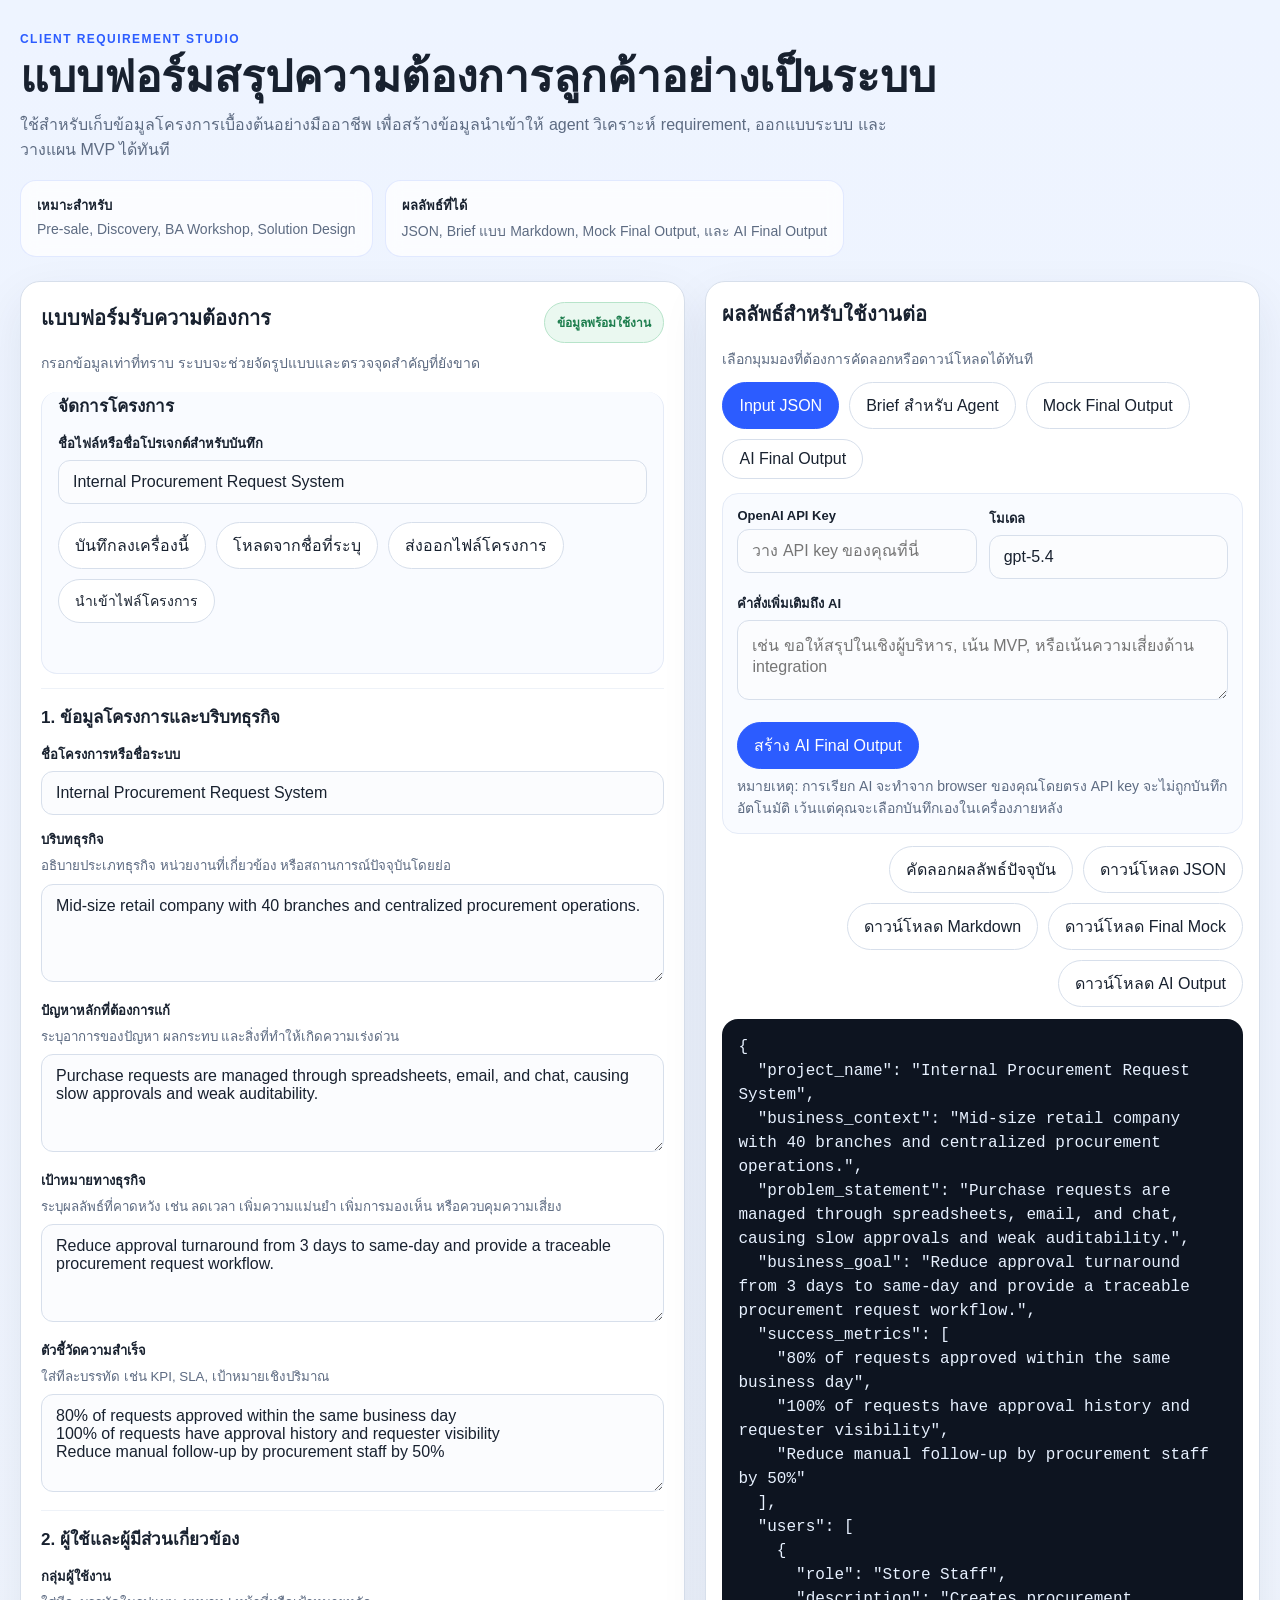
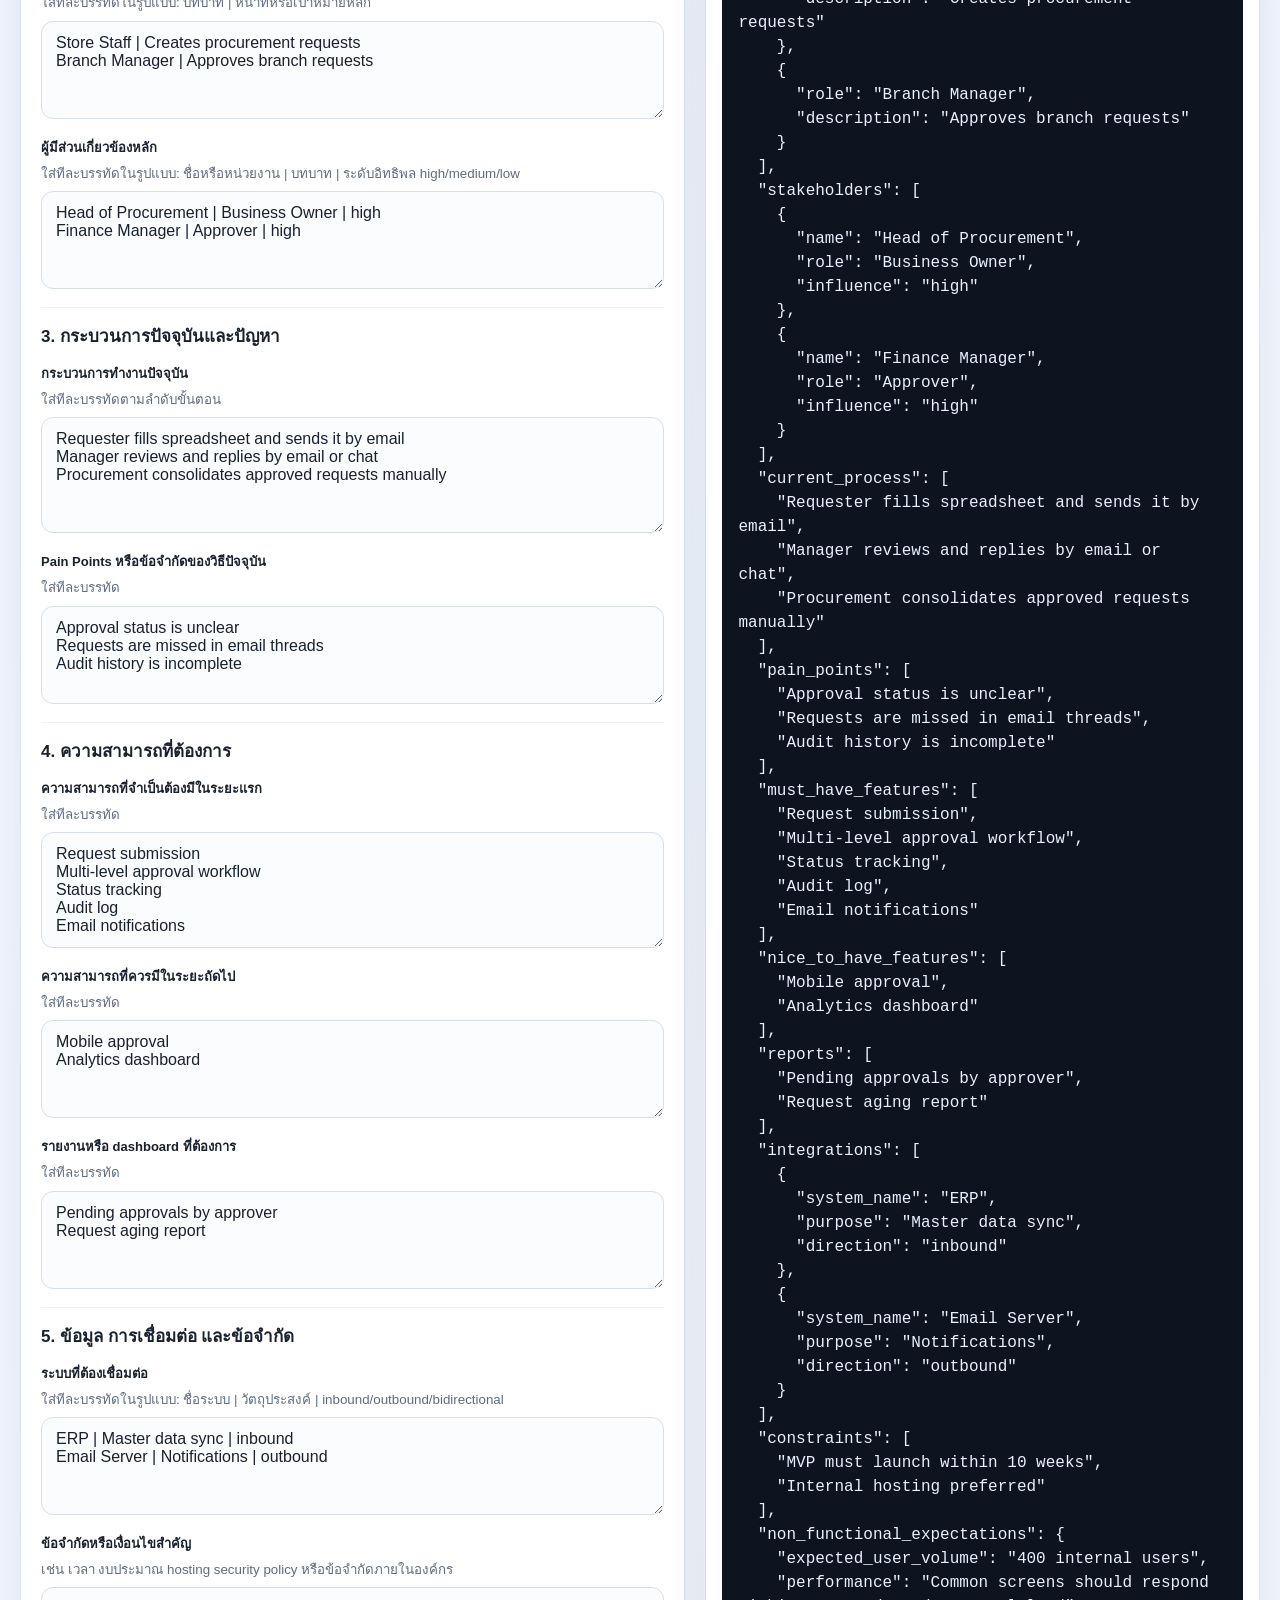
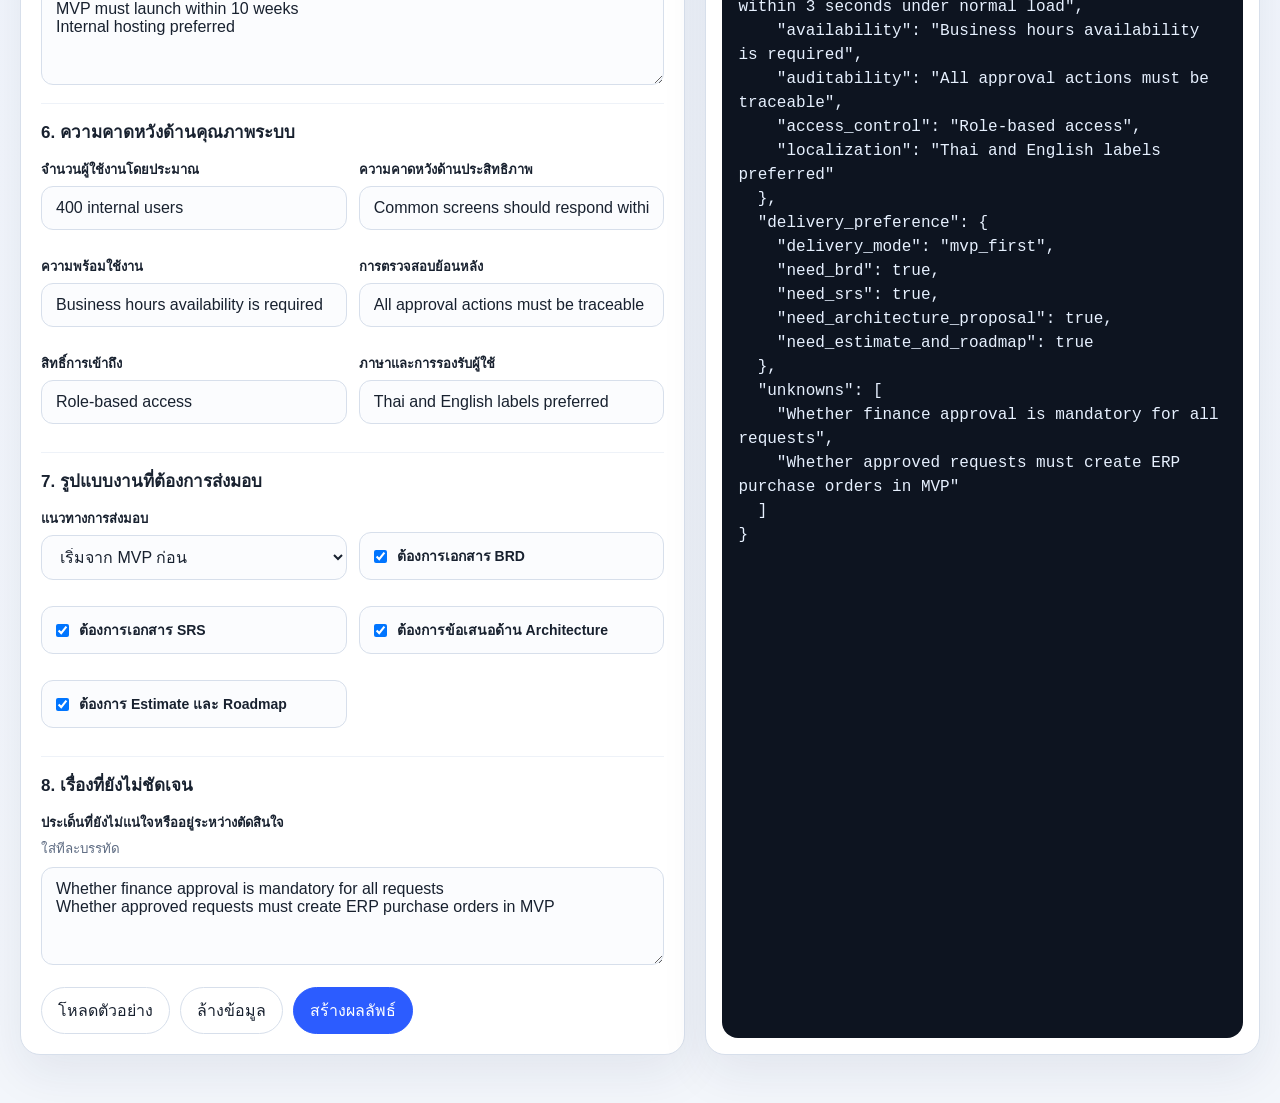
<file: demo-app/index.html>
<!doctype html>
<html lang="th">
<head>
  <meta charset="utf-8">
  <meta name="viewport" content="width=device-width, initial-scale=1">
  <title>แบบฟอร์มวิเคราะห์ความต้องการลูกค้า</title>
  <link rel="stylesheet" href="styles.css">
</head>
<body>
  <main class="app-shell">
    <section class="hero">
      <p class="eyebrow">Client Requirement Studio</p>
      <h1>แบบฟอร์มสรุปความต้องการลูกค้าอย่างเป็นระบบ</h1>
      <p class="subtitle">ใช้สำหรับเก็บข้อมูลโครงการเบื้องต้นอย่างมืออาชีพ เพื่อสร้างข้อมูลนำเข้าให้ agent วิเคราะห์ requirement, ออกแบบระบบ และวางแผน MVP ได้ทันที</p>
      <div class="hero-notes">
        <div class="note-card">
          <strong>เหมาะสำหรับ</strong>
          <span>Pre-sale, Discovery, BA Workshop, Solution Design</span>
        </div>
        <div class="note-card">
          <strong>ผลลัพธ์ที่ได้</strong>
          <span>JSON, Brief แบบ Markdown, Mock Final Output, และ AI Final Output</span>
        </div>
      </div>
    </section>

    <section class="layout">
      <form id="intake-form" class="panel form-panel" novalidate>
        <div class="panel-head">
          <div>
            <h2>แบบฟอร์มรับความต้องการ</h2>
            <p class="panel-subtitle">กรอกข้อมูลเท่าที่ทราบ ระบบจะช่วยจัดรูปแบบและตรวจจุดสำคัญที่ยังขาด</p>
          </div>
          <div id="validation-badge" class="status-chip neutral">ยังไม่ได้ตรวจสอบ</div>
        </div>

        <section class="form-section form-tools">
          <h3>จัดการโครงการ</h3>
          <label>
            <span>ชื่อไฟล์หรือชื่อโปรเจกต์สำหรับบันทึก</span>
            <input name="project_storage_name" type="text" placeholder="เช่น project-procurement-2026">
          </label>
          <div class="actions compact-actions">
            <button type="button" id="save-project">บันทึกลงเครื่องนี้</button>
            <button type="button" id="load-project">โหลดจากชื่อที่ระบุ</button>
            <button type="button" id="export-project">ส่งออกไฟล์โครงการ</button>
            <label class="file-button">
              <input id="import-project" type="file" accept="application/json">
              <span>นำเข้าไฟล์โครงการ</span>
            </label>
          </div>
          <div id="project-message" class="helper-text"></div>
        </section>

        <section class="form-section">
          <h3>1. ข้อมูลโครงการและบริบทธุรกิจ</h3>
          <label>
            <span>ชื่อโครงการหรือชื่อระบบ</span>
            <input name="project_name" type="text" placeholder="เช่น ระบบจัดซื้อภายในองค์กร">
          </label>

          <label>
            <span>บริบทธุรกิจ</span>
            <small>อธิบายประเภทธุรกิจ หน่วยงานที่เกี่ยวข้อง หรือสถานการณ์ปัจจุบันโดยย่อ</small>
            <textarea name="business_context" rows="4" placeholder="ตัวอย่าง: บริษัทค้าปลีกมี 40 สาขา ใช้การขอซื้อผ่าน Excel และอีเมล ทำให้อนุมัติล่าช้าและตรวจสอบย้อนหลังได้ยาก"></textarea>
          </label>

          <label>
            <span>ปัญหาหลักที่ต้องการแก้</span>
            <small>ระบุอาการของปัญหา ผลกระทบ และสิ่งที่ทำให้เกิดความเร่งด่วน</small>
            <textarea name="problem_statement" rows="4" placeholder="ตัวอย่าง: ขั้นตอนอนุมัติไม่ชัดเจน ผู้ขอไม่ทราบสถานะ เอกสารตกหล่น และทีมจัดซื้อต้องตามงานด้วยมือ"></textarea>
          </label>

          <label>
            <span>เป้าหมายทางธุรกิจ</span>
            <small>ระบุผลลัพธ์ที่คาดหวัง เช่น ลดเวลา เพิ่มความแม่นยำ เพิ่มการมองเห็น หรือควบคุมความเสี่ยง</small>
            <textarea name="business_goal" rows="4" placeholder="ตัวอย่าง: ลดเวลาการอนุมัติจาก 3 วันเหลือภายในวันเดียว และเพิ่มความสามารถในการตรวจสอบย้อนหลัง"></textarea>
          </label>

          <label>
            <span>ตัวชี้วัดความสำเร็จ</span>
            <small>ใส่ทีละบรรทัด เช่น KPI, SLA, เป้าหมายเชิงปริมาณ</small>
            <textarea name="success_metrics" rows="4" placeholder="ตัวอย่าง:
80% ของคำขอได้รับการอนุมัติภายในวันทำการเดียว
ลดงานติดตามด้วยมือของทีมจัดซื้อ 50%"></textarea>
          </label>
        </section>

        <section class="form-section">
          <h3>2. ผู้ใช้และผู้มีส่วนเกี่ยวข้อง</h3>
          <label>
            <span>กลุ่มผู้ใช้งาน</span>
            <small>ใส่ทีละบรรทัดในรูปแบบ: บทบาท | หน้าที่หรือเป้าหมายหลัก</small>
            <textarea name="users" rows="4" placeholder="ตัวอย่าง:
พนักงานสาขา | สร้างคำขอซื้อและติดตามสถานะ
ผู้จัดการสาขา | อนุมัติคำขอตามวงเงิน"></textarea>
          </label>

          <label>
            <span>ผู้มีส่วนเกี่ยวข้องหลัก</span>
            <small>ใส่ทีละบรรทัดในรูปแบบ: ชื่อหรือหน่วยงาน | บทบาท | ระดับอิทธิพล high/medium/low</small>
            <textarea name="stakeholders" rows="4" placeholder="ตัวอย่าง:
หัวหน้าจัดซื้อ | Business Owner | high
ฝ่ายการเงิน | Approver | high"></textarea>
          </label>
        </section>

        <section class="form-section">
          <h3>3. กระบวนการปัจจุบันและปัญหา</h3>
          <label>
            <span>กระบวนการทำงานปัจจุบัน</span>
            <small>ใส่ทีละบรรทัดตามลำดับขั้นตอน</small>
            <textarea name="current_process" rows="5" placeholder="ตัวอย่าง:
ผู้ขอกรอก Excel และส่งทางอีเมล
ผู้จัดการตรวจสอบและตอบกลับทางอีเมล
ทีมจัดซื้อรวบรวมรายการอนุมัติด้วยมือ"></textarea>
          </label>

          <label>
            <span>Pain Points หรือข้อจำกัดของวิธีปัจจุบัน</span>
            <small>ใส่ทีละบรรทัด</small>
            <textarea name="pain_points" rows="4" placeholder="ตัวอย่าง:
ไม่ทราบสถานะการอนุมัติ
ข้อมูลกระจัดกระจายในหลายช่องทาง
ตรวจสอบย้อนหลังได้ยาก"></textarea>
          </label>
        </section>

        <section class="form-section">
          <h3>4. ความสามารถที่ต้องการ</h3>
          <label>
            <span>ความสามารถที่จำเป็นต้องมีในระยะแรก</span>
            <small>ใส่ทีละบรรทัด</small>
            <textarea name="must_have_features" rows="5" placeholder="ตัวอย่าง:
สร้างคำขอซื้อ
อนุมัติหลายลำดับ
ติดตามสถานะ
บันทึกประวัติการอนุมัติ"></textarea>
          </label>

          <label>
            <span>ความสามารถที่ควรมีในระยะถัดไป</span>
            <small>ใส่ทีละบรรทัด</small>
            <textarea name="nice_to_have_features" rows="4" placeholder="ตัวอย่าง:
อนุมัติผ่านมือถือ
Dashboard วิเคราะห์แนวโน้ม"></textarea>
          </label>

          <label>
            <span>รายงานหรือ dashboard ที่ต้องการ</span>
            <small>ใส่ทีละบรรทัด</small>
            <textarea name="reports" rows="4" placeholder="ตัวอย่าง:
รายงานคำขอค้างอนุมัติ
รายงานระยะเวลาอนุมัติ"></textarea>
          </label>
        </section>

        <section class="form-section">
          <h3>5. ข้อมูล การเชื่อมต่อ และข้อจำกัด</h3>
          <label>
            <span>ระบบที่ต้องเชื่อมต่อ</span>
            <small>ใส่ทีละบรรทัดในรูปแบบ: ชื่อระบบ | วัตถุประสงค์ | inbound/outbound/bidirectional</small>
            <textarea name="integrations" rows="4" placeholder="ตัวอย่าง:
ERP | ใช้ข้อมูลสินค้าและผู้ขาย | inbound
Email Server | ส่งการแจ้งเตือน | outbound"></textarea>
          </label>

          <label>
            <span>ข้อจำกัดหรือเงื่อนไขสำคัญ</span>
            <small>เช่น เวลา งบประมาณ hosting security policy หรือข้อจำกัดภายในองค์กร</small>
            <textarea name="constraints" rows="4" placeholder="ตัวอย่าง:
ต้องเปิดใช้งาน MVP ภายใน 10 สัปดาห์
ต้องติดตั้งภายในองค์กร
กฎอนุมัติต้องปรับเปลี่ยนได้ตามหน่วยงาน"></textarea>
          </label>
        </section>

        <section class="form-section">
          <h3>6. ความคาดหวังด้านคุณภาพระบบ</h3>
          <fieldset class="grid-two">
            <label>
              <span>จำนวนผู้ใช้งานโดยประมาณ</span>
              <input name="expected_user_volume" type="text" placeholder="เช่น 400 ผู้ใช้ภายในองค์กร">
            </label>
            <label>
              <span>ความคาดหวังด้านประสิทธิภาพ</span>
              <input name="performance" type="text" placeholder="เช่น หน้าหลักควรตอบสนองภายใน 3 วินาที">
            </label>
            <label>
              <span>ความพร้อมใช้งาน</span>
              <input name="availability" type="text" placeholder="เช่น ต้องพร้อมใช้งานในวันและเวลาทำการ">
            </label>
            <label>
              <span>การตรวจสอบย้อนหลัง</span>
              <input name="auditability" type="text" placeholder="เช่น ต้องเก็บประวัติการกระทำทุกขั้นตอน">
            </label>
            <label>
              <span>สิทธิ์การเข้าถึง</span>
              <input name="access_control" type="text" placeholder="เช่น แยกสิทธิ์ผู้ขอ ผู้อนุมัติ และผู้ดูแลระบบ">
            </label>
            <label>
              <span>ภาษาและการรองรับผู้ใช้</span>
              <input name="localization" type="text" placeholder="เช่น รองรับภาษาไทยและอังกฤษ">
            </label>
          </fieldset>
        </section>

        <section class="form-section">
          <h3>7. รูปแบบงานที่ต้องการส่งมอบ</h3>
          <fieldset class="grid-two compact">
            <label>
              <span>แนวทางการส่งมอบ</span>
              <select name="delivery_mode">
                <option value="mvp_first">เริ่มจาก MVP ก่อน</option>
                <option value="full_scope_first">ต้องการเห็นภาพเต็มก่อน</option>
                <option value="unspecified">ยังไม่ระบุ</option>
              </select>
            </label>
            <label class="checkbox-row"><input name="need_brd" type="checkbox" checked> <span>ต้องการเอกสาร BRD</span></label>
            <label class="checkbox-row"><input name="need_srs" type="checkbox" checked> <span>ต้องการเอกสาร SRS</span></label>
            <label class="checkbox-row"><input name="need_architecture_proposal" type="checkbox" checked> <span>ต้องการข้อเสนอด้าน Architecture</span></label>
            <label class="checkbox-row"><input name="need_estimate_and_roadmap" type="checkbox" checked> <span>ต้องการ Estimate และ Roadmap</span></label>
          </fieldset>
        </section>

        <section class="form-section">
          <h3>8. เรื่องที่ยังไม่ชัดเจน</h3>
          <label>
            <span>ประเด็นที่ยังไม่แน่ใจหรืออยู่ระหว่างตัดสินใจ</span>
            <small>ใส่ทีละบรรทัด</small>
            <textarea name="unknowns" rows="4" placeholder="ตัวอย่าง:
ยังไม่สรุปว่าฝ่ายการเงินต้องอนุมัติทุกกรณีหรือเฉพาะบางวงเงิน
ยังไม่ยืนยันว่าต้องส่งข้อมูลคำขอที่อนุมัติแล้วเข้า ERP ในระยะ MVP หรือไม่"></textarea>
          </label>
        </section>

        <section id="validation-panel" class="validation-panel hidden"></section>

        <div class="actions">
          <button type="button" id="load-sample">โหลดตัวอย่าง</button>
          <button type="reset" id="clear-form">ล้างข้อมูล</button>
          <button type="submit" class="primary">สร้างผลลัพธ์</button>
        </div>
      </form>

      <section class="panel output-panel">
        <div class="panel-head panel-head-output">
          <div>
            <h2>ผลลัพธ์สำหรับใช้งานต่อ</h2>
            <p class="panel-subtitle">เลือกมุมมองที่ต้องการคัดลอกหรือดาวน์โหลดได้ทันที</p>
          </div>
        </div>

        <div class="output-tabs">
          <button type="button" class="tab active" data-tab="json">Input JSON</button>
          <button type="button" class="tab" data-tab="markdown">Brief สำหรับ Agent</button>
          <button type="button" class="tab" data-tab="final">Mock Final Output</button>
          <button type="button" class="tab" data-tab="ai">AI Final Output</button>
        </div>

        <section class="ai-panel">
          <div class="ai-grid">
            <label>
              <span>OpenAI API Key</span>
              <input id="openai-api-key" type="password" placeholder="วาง API key ของคุณที่นี่">
            </label>
            <label>
              <span>โมเดล</span>
              <input id="openai-model" type="text" value="gpt-5.4" placeholder="เช่น gpt-5.4">
            </label>
          </div>
          <label>
            <span>คำสั่งเพิ่มเติมถึง AI</span>
            <textarea id="ai-extra-instructions" rows="3" placeholder="เช่น ขอให้สรุปในเชิงผู้บริหาร, เน้น MVP, หรือเน้นความเสี่ยงด้าน integration"></textarea>
          </label>
          <div class="actions compact-actions">
            <button type="button" id="generate-ai-output" class="primary">สร้าง AI Final Output</button>
            <div id="ai-status" class="helper-text"></div>
          </div>
          <p class="panel-subtitle">หมายเหตุ: การเรียก AI จะทำจาก browser ของคุณโดยตรง API key จะไม่ถูกบันทึกอัตโนมัติ เว้นแต่คุณจะเลือกบันทึกเองในเครื่องภายหลัง</p>
        </section>

        <div class="output-actions">
          <button type="button" id="copy-output">คัดลอกผลลัพธ์ปัจจุบัน</button>
          <button type="button" id="download-json">ดาวน์โหลด JSON</button>
          <button type="button" id="download-markdown">ดาวน์โหลด Markdown</button>
          <button type="button" id="download-final">ดาวน์โหลด Final Mock</button>
          <button type="button" id="download-ai">ดาวน์โหลด AI Output</button>
        </div>

        <pre id="json-output" class="output-pane active"></pre>
        <pre id="markdown-output" class="output-pane"></pre>
        <pre id="final-output" class="output-pane"></pre>
        <pre id="ai-output" class="output-pane"></pre>
      </section>
    </section>
  </main>

  <script src="app.js"></script>
</body>
</html>
</file>
<file: demo-app/styles.css>
:root {
  color-scheme: light;
  --bg: #f3f6fb;
  --panel: #ffffff;
  --line: #d7dfeb;
  --text: #18212f;
  --muted: #5d6b82;
  --brand: #2c5cff;
  --brand-soft: #e6edff;
  --ok: #1c7d4d;
  --ok-soft: #eaf8f0;
  --warn: #9a6200;
  --warn-soft: #fff6e3;
  --bad: #b42318;
  --bad-soft: #ffe8e5;
  --shadow: 0 18px 48px rgba(25, 41, 71, 0.08);
}

* {
  box-sizing: border-box;
}

body {
  margin: 0;
  font-family: Inter, Segoe UI, Arial, sans-serif;
  background: linear-gradient(180deg, #eef4ff 0%, var(--bg) 100%);
  color: var(--text);
}

.app-shell {
  max-width: 1380px;
  margin: 0 auto;
  padding: 32px 20px 48px;
}

.hero {
  margin-bottom: 24px;
}

.hero-notes {
  display: flex;
  flex-wrap: wrap;
  gap: 12px;
  margin-top: 18px;
}

.note-card {
  min-width: 240px;
  padding: 14px 16px;
  border-radius: 16px;
  background: rgba(255, 255, 255, 0.75);
  border: 1px solid rgba(44, 92, 255, 0.12);
  backdrop-filter: blur(8px);
}

.note-card strong {
  display: block;
  font-size: 13px;
  margin-bottom: 4px;
}

.note-card span {
  color: var(--muted);
  font-size: 14px;
}

.eyebrow {
  margin: 0 0 8px;
  text-transform: uppercase;
  letter-spacing: 0.12em;
  font-size: 12px;
  color: var(--brand);
  font-weight: 700;
}

h1 {
  margin: 0;
  font-size: clamp(28px, 4vw, 44px);
  line-height: 1.05;
}

.subtitle {
  max-width: 880px;
  margin: 12px 0 0;
  color: var(--muted);
  font-size: 16px;
}

.layout {
  display: grid;
  grid-template-columns: minmax(320px, 1.2fr) minmax(320px, 1fr);
  gap: 20px;
}

.panel {
  background: var(--panel);
  border: 1px solid var(--line);
  border-radius: 20px;
  box-shadow: var(--shadow);
}

.form-panel {
  padding: 20px;
}

.output-panel {
  padding: 16px;
  min-height: 780px;
  display: flex;
  flex-direction: column;
}

.panel-head {
  display: flex;
  justify-content: space-between;
  align-items: flex-start;
  gap: 12px;
  margin-bottom: 18px;
}

.panel-head-output {
  margin-bottom: 12px;
}

.panel-subtitle {
  margin: 6px 0 0;
  color: var(--muted);
  font-size: 14px;
}

h2 {
  margin-top: 0;
  margin-bottom: 18px;
  font-size: 20px;
}

h3 {
  margin: 0 0 14px;
  font-size: 17px;
}

.form-section {
  padding-top: 14px;
  margin-top: 14px;
  border-top: 1px solid #eef2f8;
}

.form-tools {
  background: #f9fbff;
  border: 1px solid #e5ebf7;
  border-radius: 16px;
  padding: 16px;
}

.compact-actions {
  margin-top: 8px;
}

.helper-text {
  min-height: 20px;
  font-size: 13px;
  color: var(--muted);
}

.file-button {
  position: relative;
  overflow: hidden;
  display: inline-flex;
  align-items: center;
  justify-content: center;
  border: 1px solid var(--line);
  border-radius: 999px;
  padding: 10px 16px;
  background: #fff;
  cursor: pointer;
}

.file-button input {
  position: absolute;
  inset: 0;
  opacity: 0;
  cursor: pointer;
}

.file-button span {
  margin: 0;
  font-size: 14px;
  font-weight: 500;
}

.form-section:first-of-type {
  border-top: 0;
  margin-top: 0;
  padding-top: 0;
}

label,
fieldset {
  display: block;
  border: 0;
  padding: 0;
  margin: 0 0 14px;
}

label span,
fieldset span {
  display: block;
  font-size: 13px;
  font-weight: 700;
  margin-bottom: 6px;
}

label small {
  display: block;
  margin-bottom: 8px;
  color: var(--muted);
  line-height: 1.45;
}

input,
textarea,
select,
button {
  font: inherit;
}

input,
textarea,
select {
  width: 100%;
  border: 1px solid var(--line);
  border-radius: 12px;
  padding: 12px 14px;
  background: #fbfcfe;
  color: var(--text);
}

textarea {
  resize: vertical;
}

input.invalid,
textarea.invalid,
select.invalid {
  border-color: var(--bad);
  background: #fff8f7;
}

.grid-two {
  display: grid;
  grid-template-columns: repeat(2, minmax(0, 1fr));
  gap: 12px;
}

.compact {
  align-items: end;
}

.checkbox-row {
  display: flex;
  align-items: center;
  gap: 10px;
  border: 1px solid var(--line);
  border-radius: 12px;
  padding: 12px 14px;
  background: #fbfcfe;
}

.checkbox-row input {
  width: auto;
  margin: 0;
}

.checkbox-row span {
  margin: 0;
  font-size: 14px;
  font-weight: 600;
}

.actions,
.output-actions,
.output-tabs {
  display: flex;
  flex-wrap: wrap;
  gap: 10px;
}

.actions {
  margin-top: 18px;
}

button {
  border: 1px solid var(--line);
  border-radius: 999px;
  padding: 10px 16px;
  background: #fff;
  color: var(--text);
  cursor: pointer;
}

button.primary,
.tab.active {
  background: var(--brand);
  color: #fff;
  border-color: var(--brand);
}

.status-chip {
  white-space: nowrap;
  font-size: 12px;
  font-weight: 700;
  border-radius: 999px;
  padding: 10px 12px;
  border: 1px solid var(--line);
}

.status-chip.neutral {
  background: #f5f7fb;
  color: var(--muted);
}

.status-chip.good {
  background: var(--ok-soft);
  border-color: #b7e4ca;
  color: var(--ok);
}

.status-chip.warn {
  background: var(--warn-soft);
  border-color: #f0d28a;
  color: var(--warn);
}

.status-chip.bad {
  background: var(--bad-soft);
  border-color: #f2b8b2;
  color: var(--bad);
}

.validation-panel {
  margin-top: 18px;
  padding: 14px 16px;
  border-radius: 16px;
  border: 1px solid #f0d28a;
  background: var(--warn-soft);
}

.validation-panel.hidden {
  display: none;
}

.validation-panel h3 {
  margin-bottom: 8px;
}

.validation-panel ul {
  margin: 0;
  padding-left: 18px;
}

.validation-panel li + li {
  margin-top: 6px;
}

.output-actions {
  justify-content: flex-end;
  margin: 12px 0;
}

.ai-panel {
  margin-top: 14px;
  padding: 14px;
  border: 1px solid #e5ebf7;
  border-radius: 16px;
  background: #f9fbff;
}

.ai-grid {
  display: grid;
  grid-template-columns: repeat(2, minmax(0, 1fr));
  gap: 12px;
}

.output-pane {
  display: none;
  flex: 1;
  margin: 0;
  padding: 16px;
  overflow: auto;
  border-radius: 16px;
  background: #0d1420;
  color: #e7f1ff;
  line-height: 1.5;
  font-family: Consolas, Monaco, monospace;
  white-space: pre-wrap;
  word-break: break-word;
}

.output-pane.active {
  display: block;
}

@media (max-width: 980px) {
  .layout {
    grid-template-columns: 1fr;
  }

  .output-panel {
    min-height: 540px;
  }
}

@media (max-width: 720px) {
  .app-shell {
    padding-left: 14px;
    padding-right: 14px;
  }

  .grid-two {
    grid-template-columns: 1fr;
  }

  .ai-grid {
    grid-template-columns: 1fr;
  }
}
</file>
